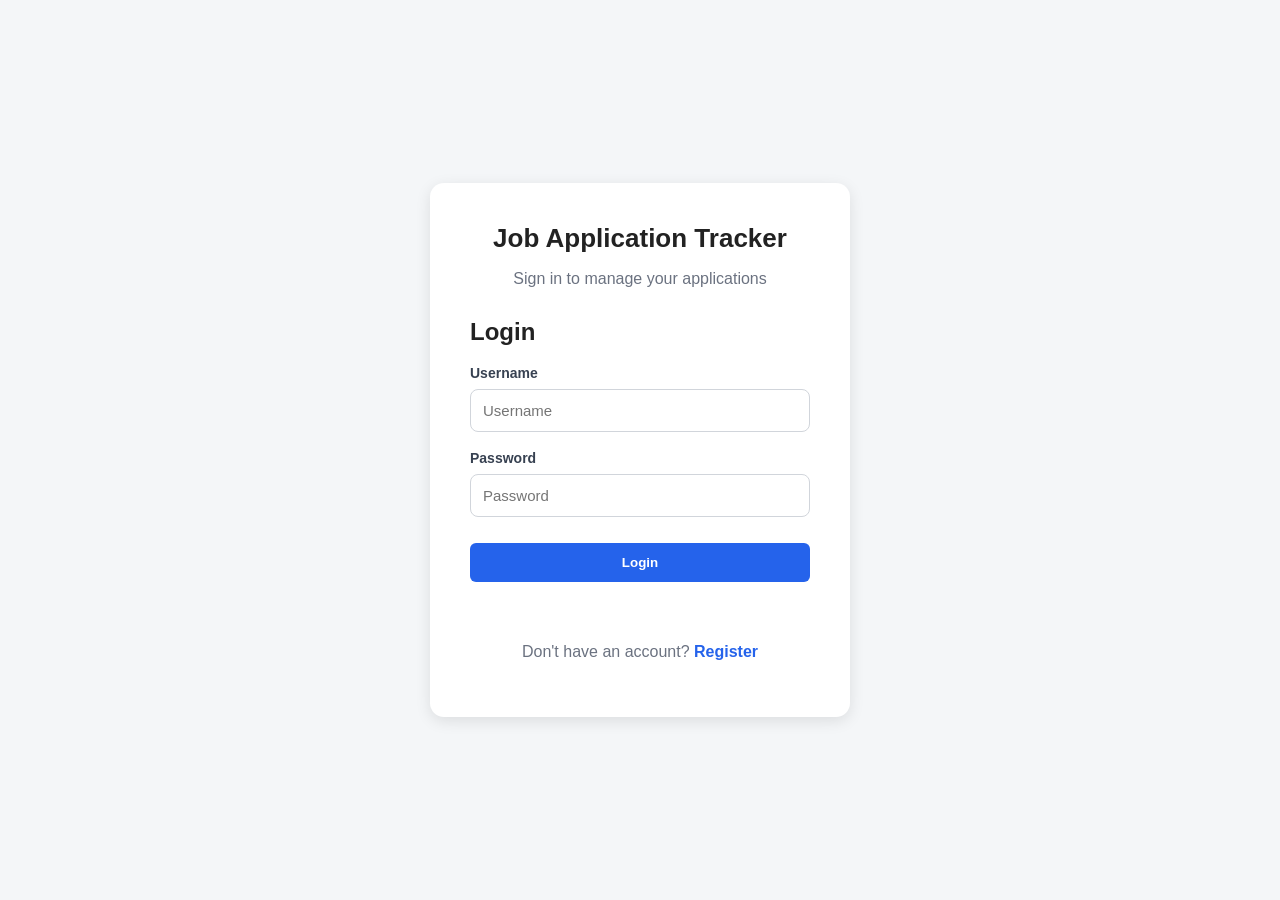
<file: frontend/index.html>
<!DOCTYPE html>
<html lang="en">
<head>
    <meta charset="UTF-8">
    <meta name="viewport" content="width=device-width, initial-scale=1.0">
    <meta http-equiv="refresh" content="0; url=login.html">
    <title>Job Application Tracker</title>
</head>
<body>
    <script>
        window.location.href = "login.html";
    </script>
</body>
</html>
</file>
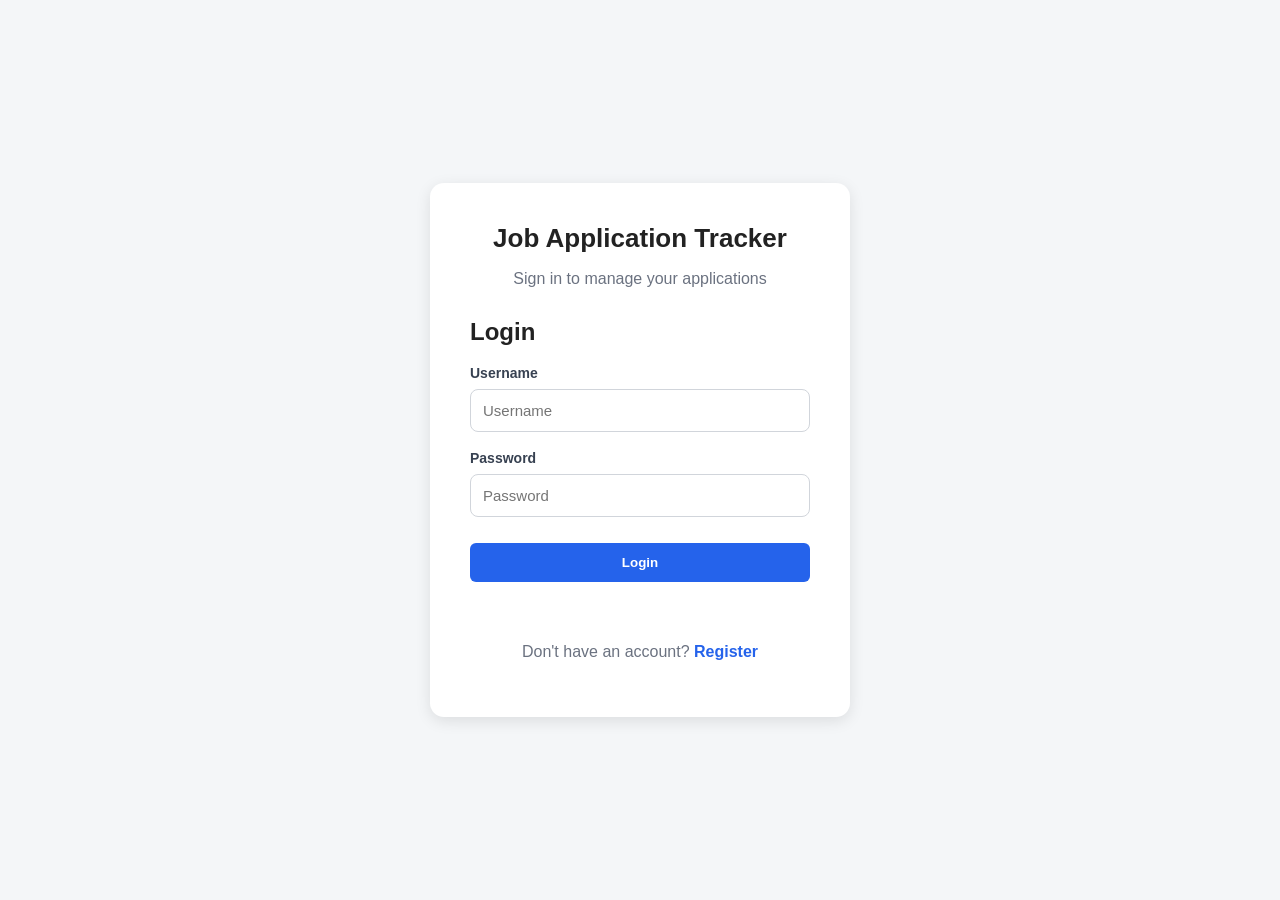
<file: frontend/dashboard.html>
<!DOCTYPE html>
<html lang="en">
<head>
    <meta charset="UTF-8">
    <meta name="viewport" content="width=device-width, initial-scale=1.0">
    <title>Dashboard - Job Application Tracker</title>
    <link rel="stylesheet" href="style.css">
</head>
<body>
    <header class="navbar">
        <h1>Job Application Tracker</h1>
        <button id="logoutButton">Logout</button>
    </header>

    <main class="container">
    <h2>Dashboard</h2>
    <div class="stats-grid">

        <div class="stat-card">
            <h3>Total Applications</h3>
            <p id="total">0</p>
        </div>

        <div class="stat-card">
            <h3>Applied</h3>
            <p id="applied">0</p>
        </div>

        <div class="stat-card">
            <h3>Interview</h3>
            <p id="interview">0</p>
        </div>

        <div class="stat-card">
            <h3>Rejected</h3>
            <p id="rejected">0</p>
        </div>

        <div class="stat-card">
            <h3>Offers</h3>
            <p id="offer">0</p>
        </div>

    </div>

    <h2>My Applications</h2>

    <section class="form-card">
    <h2>Add Application</h2>

    <form id="applicationForm">
        <div class="form-grid">
            <div class="form-group">
                <label for="company">Company</label>
                <input type="text"
                id="company"
                placeholder="Company"
                required
                >
            </div>

            <div class="form-group">
                <label for="job_title">Job Title</label>
                <input type="text"
                id="job_title"
                placeholder="Job Title"
                required
                >
            </div>

            <div class="form-group">
                <label for="location">Location</label>
                <input type="text"
                id="location"
                placeholder="Location"
                required
                >
            </div>
        </div>

        <div class="form-group">
            <label for="status">Status</label>
            <select id="status" required>
                <option value="">Select Status</option>
                <option value="applied">Applied</option>
                <option value="interview">Interview</option>
                <option value="rejected">Rejected</option>
                <option value="offer">Offer</option>
            </select>
        </div>

        <button type="submit" class="primary-btn">+ Add Application</button>
    </form>

    <p id="applicationMessage"></p>

    </section>

    <h2>Edit Application</h2>

    <form id="editApplicationForm" style="display: none;">

        <input type="hidden" id="edit_id">

        <div class="form-grid">

            <div class="form-group">
                <label for="edit_company">Company</label>
                <input
                    type="text"
                    id="edit_company"
                    placeholder="Company"
                    required
                >
            </div>

            <div class="form-group">
                <label for="edit_job_title">Job Title</label>
                <input
                    type="text"
                    id="edit_job_title"
                    placeholder="Job Title"
                    required
                >
            </div>

            <div class="form-group">
                <label for="edit_location">Location</label>
                <input
                    type="text"
                    id="edit_location"
                    placeholder="Location"
                    required
                >
            </div>

            <div class="form-group">
                <label for="edit_status">Status</label>
                <select id="edit_status" required>
                    <option value="Applied">Applied</option>
                    <option value="Interview">Interview</option>
                    <option value="Rejected">Rejected</option>
                    <option value="Offer">Offer</option>
                </select>
            </div>

        </div>

        <button type="submit" class="primary-btn">
            Save Changes
        </button>

        <button type="button" id="cancelEdit" class="clear-btn">
            Cancel
        </button>

    </form>
    <section class="search-card">
        <h2>Search Applications</h2>

        <div class="search-controls">

            <input type="text"
            id="searchInput"
            placeholder="Search company or job title"
            >

            <select id="statusFilter">
                <option value="">All Statuses</option>
                <option value="applied">Applied</option>
                <option value="interview">Interview</option>
                <option value="rejected">Rejected</option>
                <option value="offer">Offer</option>
            </select>

            <button id="searchButton" class="primary-btn">Search</button>
            <button id="clearSearch" class="clear-btn">Clear</button>

        </div>

    </section>

    <div id="applications"></div>

    </main>

    <script>
        const API_URL = "https://job-application-tracker-api-aabd.onrender.com";
        const token = localStorage.getItem("access_token");

        if(!token){
            window.location.href = "login.html";
        }

        async function loadStats() {
            const response = await fetch(
                `${API_URL}/dashboard/stats`,
                {
                    headers: {
                        "Authorization": `Bearer ${token}`
                    }
                }
            );

            if(response.ok){
                const data = await response.json();

                document.getElementById("total").textContent = data.total;
                document.getElementById("applied").textContent = data.applied;
                document.getElementById("interview").textContent = data.interview;
                document.getElementById("rejected").textContent = data.rejected;
                document.getElementById("offer").textContent = data.offer;
            }
            else{
                localStorage.removeItem("access_token");
                window.location.href = "login.html";
            }
        }

        async function loadApplications(search="", status="") {
            let url = `${API_URL}/applications`;

            const params = new URLSearchParams();
            if(search){
                params.append("search", search);
            }
            if(status){
                params.append("status", status);
            }
            if(params.toString()){
                url += "?" + params.toString();
            }

            const response = await fetch(
                url,
                {
                    headers: {
                        "Authorization": `Bearer ${token}`
                    }
                }
            );

            if(response.ok){
                const applications = await response.json();

                const container = document.getElementById("applications");

                container.innerHTML = "";

                applications.forEach(application => {
                    const applicationElement = document.createElement("div");

                    applicationElement.innerHTML = `
                    <div class="application-card">

                            <div class="application-info">
                                <h3>${application.company}</h3>
                                <p class="job-title">${application.job_title}</p>
                                <p class="location">${application.location}</p>
                            </div>

                            <div class="application-right">
                                <span class="status-badge status-${application.status.toLowerCase()}">
                                    ${application.status}
                                </span>

                                <div class="application-actions">
                                    <button
                                        class="edit-btn"
                                        onclick="editApplication(${application.id})"
                                    >
                                        Edit
                                    </button>

                                    <button
                                        class="delete-btn"
                                        onclick="deleteApplication(${application.id})"
                                    >
                                        Delete
                                    </button>
                                </div>
                            </div>

                        </div>
                    `;

                    container.appendChild(applicationElement);
                });
            }
        }

        const applicationForm = document.getElementById("applicationForm");

        applicationForm.addEventListener("submit", async function(event){
            event.preventDefault();
            const company = document.getElementById("company").value;
            const job_title = document.getElementById("job_title").value;
            const location = document.getElementById("location").value;
            const status = document.getElementById("status").value;

            const response = await fetch(
                `${API_URL}/applications`,
                {
                    method: "POST",
                    headers: {
                        "Content-Type": "application/json",
                        "Authorization": `Bearer ${token}`
                    },
                    body: JSON.stringify({
                        company: company,
                        job_title: job_title,
                        location: location,
                        status: status
                    })
                }
            );
            const data = await response.json();
            if(response.ok){
                document.getElementById("applicationMessage").textContent = "Application added successfully";

                applicationForm.reset();

                loadApplications();
                loadStats();
            }
            else{
                document.getElementById("applicationMessage").textContent = data.detail;
            }
        });

        async function deleteApplication(applicationId) {
            const confirmed = confirm(
                "Are you sure you want to delete this application?"
            );

            if(!confirmed){
                return;
            }
            
            const response = await fetch(
                `${API_URL}/applications/${applicationId}`,
                {
                    method: "DELETE",
                    headers: {
                        "Authorization": `Bearer ${token}`
                    }
                }
            );
            const data = await response.json();

            if(response.ok){
                alert("Application deleted successfully");

                loadApplications();
                loadStats();
            }
            else{
                alert(data.detail);
            }
        }

        async function editApplication(applicationId) {
            const response = await fetch(
                `${API_URL}/applications/${applicationId}`,
                {
                    headers: {
                        "Authorization": `Bearer ${token}`
                    }
                }
            );

            if(!response.ok){
                alert("Unable to load application");
                return
            }

            const application = await response.json();

            document.getElementById("edit_id").value = application.id;
            document.getElementById("edit_company").value = application.company;
            document.getElementById("edit_job_title").value = application.job_title;
            document.getElementById("edit_location").value = application.location;
            document.getElementById("edit_status").value = application.status;

            document.getElementById("editApplicationForm").style.display = "block";
        }

        const editApplicationForm = document.getElementById("editApplicationForm");
        editApplicationForm.addEventListener("submit", async function(event) {
            event.preventDefault();
            const applicationId = document.getElementById("edit_id").value;

            const company = document.getElementById("edit_company").value;
            const job_title = document.getElementById("edit_job_title").value;
            const location = document.getElementById("edit_location").value;
            const status = document.getElementById("edit_status").value;

            const response = await fetch(
                `${API_URL}/applications/${applicationId}`,
                {
                    method: "PUT",
                    headers: {
                        "Content-Type": "application/json",
                        "Authorization": `Bearer ${token}`
                    },
                    body: JSON.stringify({
                        company: company,
                        job_title: job_title,
                        location: location,
                        status: status
                    })
                }
            );

            const data = await response.json();
            if(response.ok){
                alert("Application updated successfully");
                editApplicationForm.reset();
                editApplicationForm.style.display = "none";

                loadApplications();
                loadStats();
            }
            else{
                alert(data.detail);
            }
        });

        document.getElementById("cancelEdit").addEventListener("click", function() {
            editApplicationForm.reset();
            editApplicationForm.style.display = "none";
        });

        document.getElementById("searchButton").addEventListener("click", function() {
            const search = document.getElementById("searchInput").value;
            const status = document.getElementById("statusFilter").value;

            loadApplications(search, status);
        });

        document.getElementById("clearSearch").addEventListener("click", function() {
            document.getElementById("searchInput").value = "";
            document.getElementById("statusFilter").value = "";

            loadApplications();
        });


        document.getElementById("logoutButton").addEventListener("click", function(){
            localStorage.removeItem("access_token");
            window.location.href = "login.html"
        });

        loadStats();
        loadApplications();
    </script>
</body>
</html>
</file>
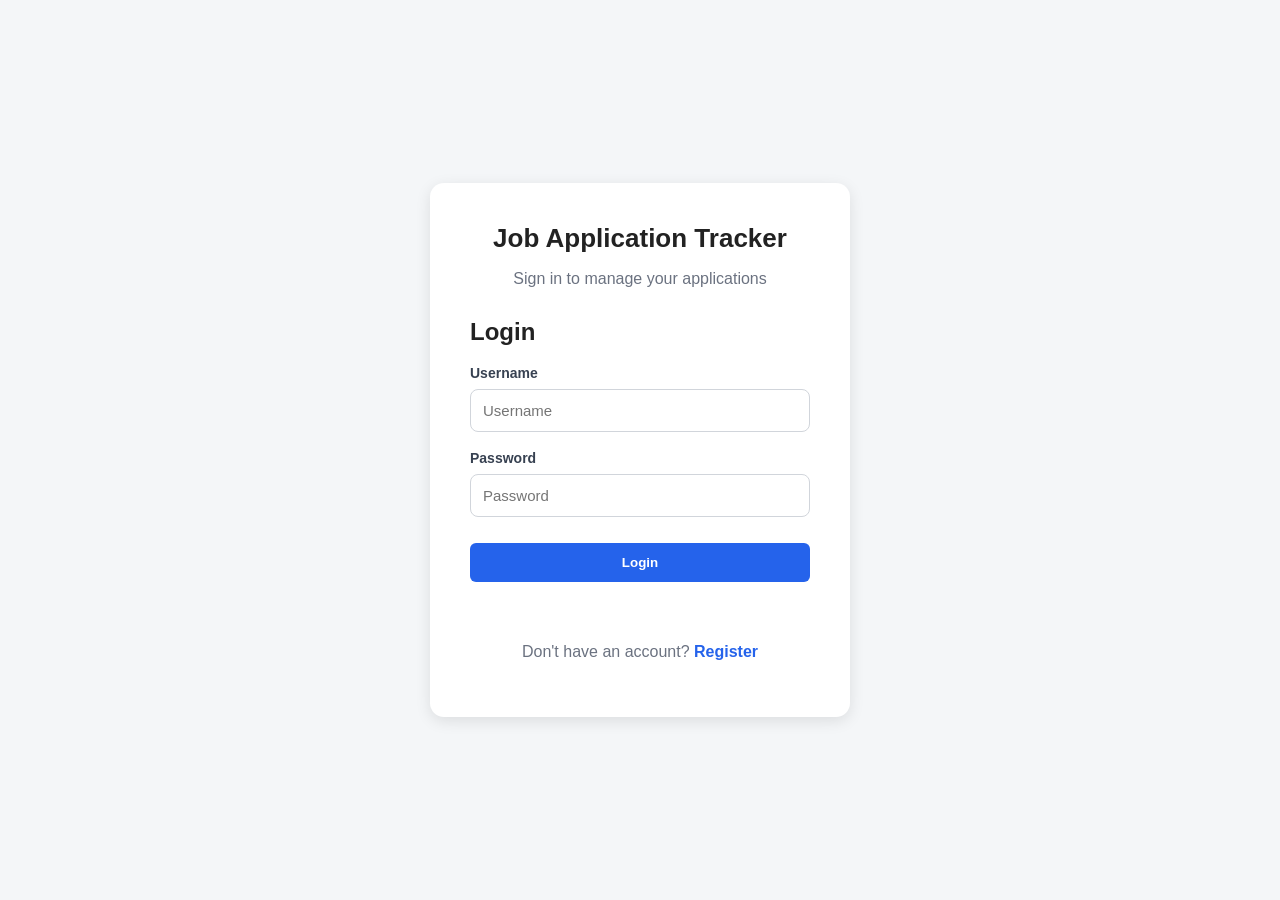
<file: frontend/login.html>
<!DOCTYPE html>
<html lang="en">
<head>
    <meta charset="UTF-8">
    <meta name="viewport" content="width=device-width, initial-scale=1.0">
    <title>Login - Job Application Tracker</title>
    <link rel="stylesheet" href="style.css">
</head>
<body class="auth-page">
    <div class="auth-card">
        <h1>Job Application Tracker</h1>

        <p class="auth-subtitle">Sign in to manage your applications</p>

        <h2>Login</h2>

        <form id="loginForm">
            <div class="form-group">
                <label for="username">Username</label>
                <input 
                    type="text"
                    id="username"
                    placeholder="Username"
                    required
                >
            </div>

            <div class="form-group">
                <label for="password">Password</label>
                <input 
                    type="password"
                    id="password"
                    placeholder="Password"
                    required
                >
            </div>

            <button type="submit" class="primary-btn auth-btn">Login</button>
        </form>

        <p id="message" class="auth-message"></p>

        <p class="auth-link">
            Don't have an account?
            <a href="register.html">Register</a>
        </p>

    </div>

    <script>
        const API_URL = "https://job-application-tracker-api-aabd.onrender.com";
        const loginForm = document.getElementById("loginForm");

        loginForm.addEventListener("submit", async function(event) {
            event.preventDefault();

            const username = document.getElementById("username").value;
            const password = document.getElementById("password").value;
            const formData = new URLSearchParams();

            formData.append("username", username);
            formData.append("password", password);

            const response = await fetch(`${API_URL}/login`, {
                method: "POST",
                headers: {
                    "Content-Type": "application/x-www-form-urlencoded"
                },
                body: formData
            });

        const data = await response.json();

        if(response.ok){
            localStorage.setItem("access_token", data.access_token);
            window.location.href = "dashboard.html";
        }
        else {
            document.getElementById("message").textContent = data.detail;
        }
    });
    </script>
</body>
</html>
</file>
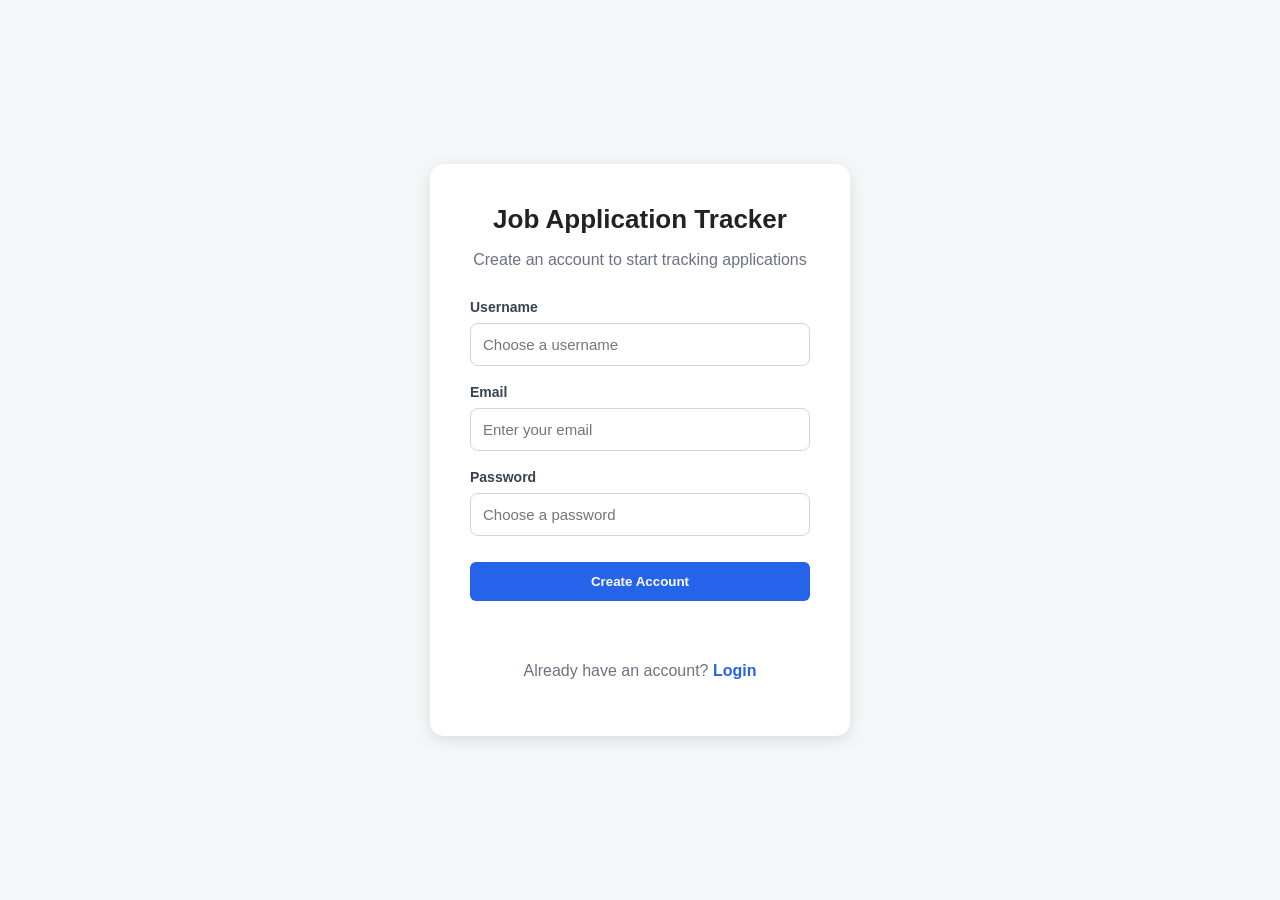
<file: frontend/register.html>
<!DOCTYPE html>
<html lang="en">

<head>
    <meta charset="UTF-8">
    <meta name="viewport" content="width=device-width, initial-scale=1.0">
    <title>Register - Job Application Tracker</title>
    <link rel="stylesheet" href="style.css">
</head>

<body class="auth-page">

    <div class="auth-card">

        <h1>Job Application Tracker</h1>

        <p class="auth-subtitle">
            Create an account to start tracking applications
        </p>

        <form id="registerForm">

            <div class="form-group">
                <label for="username">Username</label>
                <input
                    type="text"
                    id="username"
                    placeholder="Choose a username"
                    required
                >
            </div>

            <div class="form-group">
                <label for="email">Email</label>
                <input
                    type="email"
                    id="email"
                    placeholder="Enter your email"
                    required
                >
            </div>

            <div class="form-group">
                <label for="password">Password</label>
                <input
                    type="password"
                    id="password"
                    placeholder="Choose a password"
                    required
                >
            </div>

            <button type="submit" class="primary-btn auth-btn">
                Create Account
            </button>

        </form>

        <p id="message" class="auth-message"></p>

        <p class="auth-link">
            Already have an account?
            <a href="login.html">Login</a>
        </p>

    </div>

    <script>
        const API_URL = "https://job-application-tracker-api-aabd.onrender.com";
        const registerForm = document.getElementById("registerForm");

        registerForm.addEventListener("submit", async function(event) {
            event.preventDefault();

            const username = document.getElementById("username").value;
            const email = document.getElementById("email").value;
            const password = document.getElementById("password").value;

            const response = await fetch(
                `${API_URL}/register`,
                {
                    method: "POST",
                    headers: {
                        "Content-Type": "application/json"
                    },
                    body: JSON.stringify({
                        username: username,
                        email: email,
                        password: password
                    })
                }
            );

            const data = await response.json();

            if (response.ok) {
                document.getElementById("message").textContent =
                    "Account created successfully.";

                registerForm.reset();

                setTimeout(function() {
                    window.location.href = "login.html";
                }, 1000);

            } else {
                document.getElementById("message").textContent =
                    data.detail;
            }
        });
    </script>

</body>

</html>
</file>
<file: frontend/style.css>
body {
    font-family: Arial, Helvetica, sans-serif;
    margin: 0;
    padding: 0;
    background: #f4f6f8;
    color: #222;
}

h1 {
    margin: 0;
}

h2 {
    margin-top: 30px;
}

button {
    padding: 10px 16px;
    border: none;
    border-radius: 6px;
    cursor: pointer;
}

input,
select{
    padding: 10px;
    border: 1px solid #ccc;
    border-radius: 6px;
    margin: 5px;
}

.navbar {
    background: #1f2937;
    color: white;
    padding: 18px 30px;
    display: flex;
    justify-content: space-between;
    align-items: center;
}

.navbar h1{
    font-size: 22px;
}

.navbar button{
    background: #ef4444;
    color: white;
}

.navbar button:hover {
    opacity: 0.9;
}

.container {
    max-width: 1200px;
    margin: 0 auto;
    padding: 30px;
}

.stats-grid {
    display: grid;
    grid-template-columns: repeat(5, 1fr);
    gap: 20px;
    margin-top: 20px;
}

.stat-card {
    background: white;
    padding: 22px;
    border-radius: 10px;
    box-shadow: 0 2px 8px rgba(0,0,0,0.08);
}

.stat-card h3{
    margin: 0;
    font-size: 15px;
    color: #666;
}

.stat-card p{
    margin: 12px 0 0;
    font-size: 30px;
    font-weight: bold;
}

.form-card{
    background: white;
    padding: 30px;
    margin-top: 30px;
    border-radius: 12px;
    box-shadow: 0 2px 8px rgba(0,0,0,0.08);
}

.form-card h2{
    margin: 0 0 24px;
    font-size: 22px;
}

.form-grid {
    display: grid;
    grid-template-columns: repeat(2, 1fr);
    gap: 20px;
    margin-bottom: 24px;
}

.form-group {
    display: flex;
    flex-direction: column;
    gap: 8px;
}

.form-group label {
    font-size: 14px;
    font-weight: 600;
    color: #374151;
}

.form-group input,
.form-group select {
    box-sizing: border-box;
    width: 100%;
    margin: 0;
    padding: 12px;
    border: 1px solid #d1d5db;
    border-radius: 8px;
    font-size: 15px;
    background: white;
}

.form-group input:focus,
.form-group select:focus {
    outline: none;
    border-color: #2563eb;
}

.primary-btn {
    background: #2563eb;
    color: white;
    font-weight: 600;
    padding: 12px 22px;
    margin-top: 15px;
}

.primary-btn:hover {
    background: #1d4edb;
}

#applicationMessage {
    color: #15803d;
    font-size: 14px;
}

.application-card {
    background: white;
    padding: 20px;
    margin-top: 15px;
    border-radius: 10px;
    box-shadow: 0 2px 8px rgba(0,0,0,0.08);

    display: flex;
    justify-content: space-between;
    align-items: center;
    gap: 20px;
}

.application-info h3{
    margin: 0 0 8px;
    font-size: 19px;
}

.job_title{
    margin: 0 0 6px;
    font-weight: 600;
}

.location {
    margin: 0;
    color: #6b7280;
}

.application-right {
    display: flex;
    align-items: center;
    gap: 20px;
}

.status-badge {
    padding: 6px 12px;
    border-radius: 20px;
    font-size: 13px;
    font-weight: 600;
}

.status-applied {
    background: #dbeafe;
    color: #1d4edb;
}

.status-interview {
    background: #fef3c7;
    color: #92400e;
}

.status-rejected {
    background: #fee2e2;
    color: #b91c1c;
}

.status-offer {
    background: #dcfce7;
    color: #15803d;
}

.application-actions {
    display: flex;
    gap: 8px;
}

.edit-btn {
    background: #e5e7eb;
    color: #374151;
}

.delete-btn {
    background: #fee2e2;
    color: #b91c1c;
}

.edit-btn:hover,
.delete-btn:hover {
    opacity: 0.8;
}

.search-card {
    background: white;
    padding: 25px 30px;
    margin-top: 30px;
    border-radius: 12px;
    box-shadow: 0 2px 8px rgba(0,0,0,0.08);
}

.search-card h2{
    margin: 0 0 20px;
    font-size: 20px;
}

.search-controls {
    display: flex;
    align-items: center;
    gap: 12px;
}

.search-controls input,
.search-controls select {
    box-sizing: border-box;
    margin: 0;
    padding: 12px;
    height: 44px;
}

.search-controls input{
    flex: 1;
}

.search-controls select {
    min-width: 170px;
}

.search-controls .primary-btn{
    margin-top: 0;
}

.clear-btn {
    background: #e5e7eb;
    color: #374151;
    font-weight: 600;
    padding: 12px 20px;
}

.clear-btn:hover {
    background: #d1d5db;
}

#editApplicationForm {
    background: white;
    padding: 30px;
    margin-top: 30px;
    border-radius: 12px;
    box-shadow: 0 2px 8px rgba(0, 0, 0, 0.08);
}

#editApplicationForm input,
#editApplicationForm select {
    box-sizing: border-box;
    width: 100%;
    margin: 8px 0;
    padding: 12px;
    border: 1px solid #d1d5db;
    border-radius: 8px;
    font-size: 15px;
}

#editApplicationForm input:focus,
#editApplicationForm select:focus {
    outline: none;
    border-color: #2563eb;
}

#editApplicationForm button {
    margin-top: 12px;
}

#editApplicationForm button[type="submit"] {
    background: #2563eb;
    color: white;
    font-weight: 600;
}

#cancelEdit {
    background: #e5e7eb;
    color: #374151;
    margin-left: 8px;
}

.auth-page {
    min-height: 100vh;
    display: flex;
    justify-content: center;
    align-items: center;
    background: #f4f6f8;
}

.auth-card {
    width: 100%;
    max-width: 420px;
    box-sizing: border-box;
    background: white;
    padding: 40px;
    border-radius: 14px;
    box-shadow: 0 4px 15px rgba(0, 0, 0, 0.1);
}

.auth-card h1{
    text-align:center;
    font-size: 26px;
    margin-bottom: 8px;
}

.auth-subtitle {
    text-align: center;
    color: #6b7280;
    margin-bottom: 30px;
}

.auth-card .form-group{
    margin-bottom: 18px;
}

.auth-card .form-group input {
    box-sizing: border-box;
    width: 100%;
    margin: 0;
    padding: 12px;
    border: 1px solid #d1d5db;
    border-radius: 8px;
    font-size: 15px;
}

.form-card .form-group input:focus {
    outline: none;
    border-color: #2563eb;
}

.auth-btn{
    width: 100%;
    margin-top: 8px;
}

.auth-message {
    text-align: center;
    color: #b91c1c;
    min-height: 20px;
}

.auth-link {
    text-align: center;
    margin-top: 25px;
    color: #6b7280;
}

.auth-link a{
    color: #2563eb;
    text-decoration: none;
    font-weight: 600;
}

@media (max-width: 768px){
    .form-grid{
        grid-template-columns: 1fr;
    }
    .form-card {
        padding: 20px;
    }
    .stats-grid {
        grid-template-columns: repeat(2, 1fr);
    }
    .application-card {
        flex-direction: column;
        align-items: flex-start;
    }
    .application-right {
        width: 100%;
        justify-content: space-between;
    }
    .search-controls{
        flex-direction: column;
        align-items: stretch;
    }

    .search-controls input,
    .search-controls select,
    .search-controls button {
        width: 100%;
    }
}

@media (max-width: 768px) {
    .container {
        padding: 20px;
    }

    .stats-grid {
        grid-template-columns: repeat(2, 1fr);
    }

    .navbar {
        padding: 15px 20px;
    }

    .navbar h1 {
        font-size: 18px;
    }

    .application-card {
        flex-direction: column;
        align-items: flex-start;
    }

    .application-right {
        width: 100%;
        justify-content: space-between;
    }

    .search-controls {
        flex-direction: column;
        align-items: stretch;
    }

    .search-controls input,
    .search-controls select,
    .search-controls button {
        width: 100%;
    }

    .form-grid {
        grid-template-columns: 1fr;
    }
}

@media (max-width: 480px) {
    .stats-grid {
        grid-template-columns: 1fr;
    }

    .auth-card {
        margin: 20px;
        padding: 25px;
    }

    .navbar {
        flex-direction: column;
        gap: 12px;
    }

    .application-right {
        flex-direction: column;
        align-items: flex-start;
        gap: 12px;
    }
}
</file>
